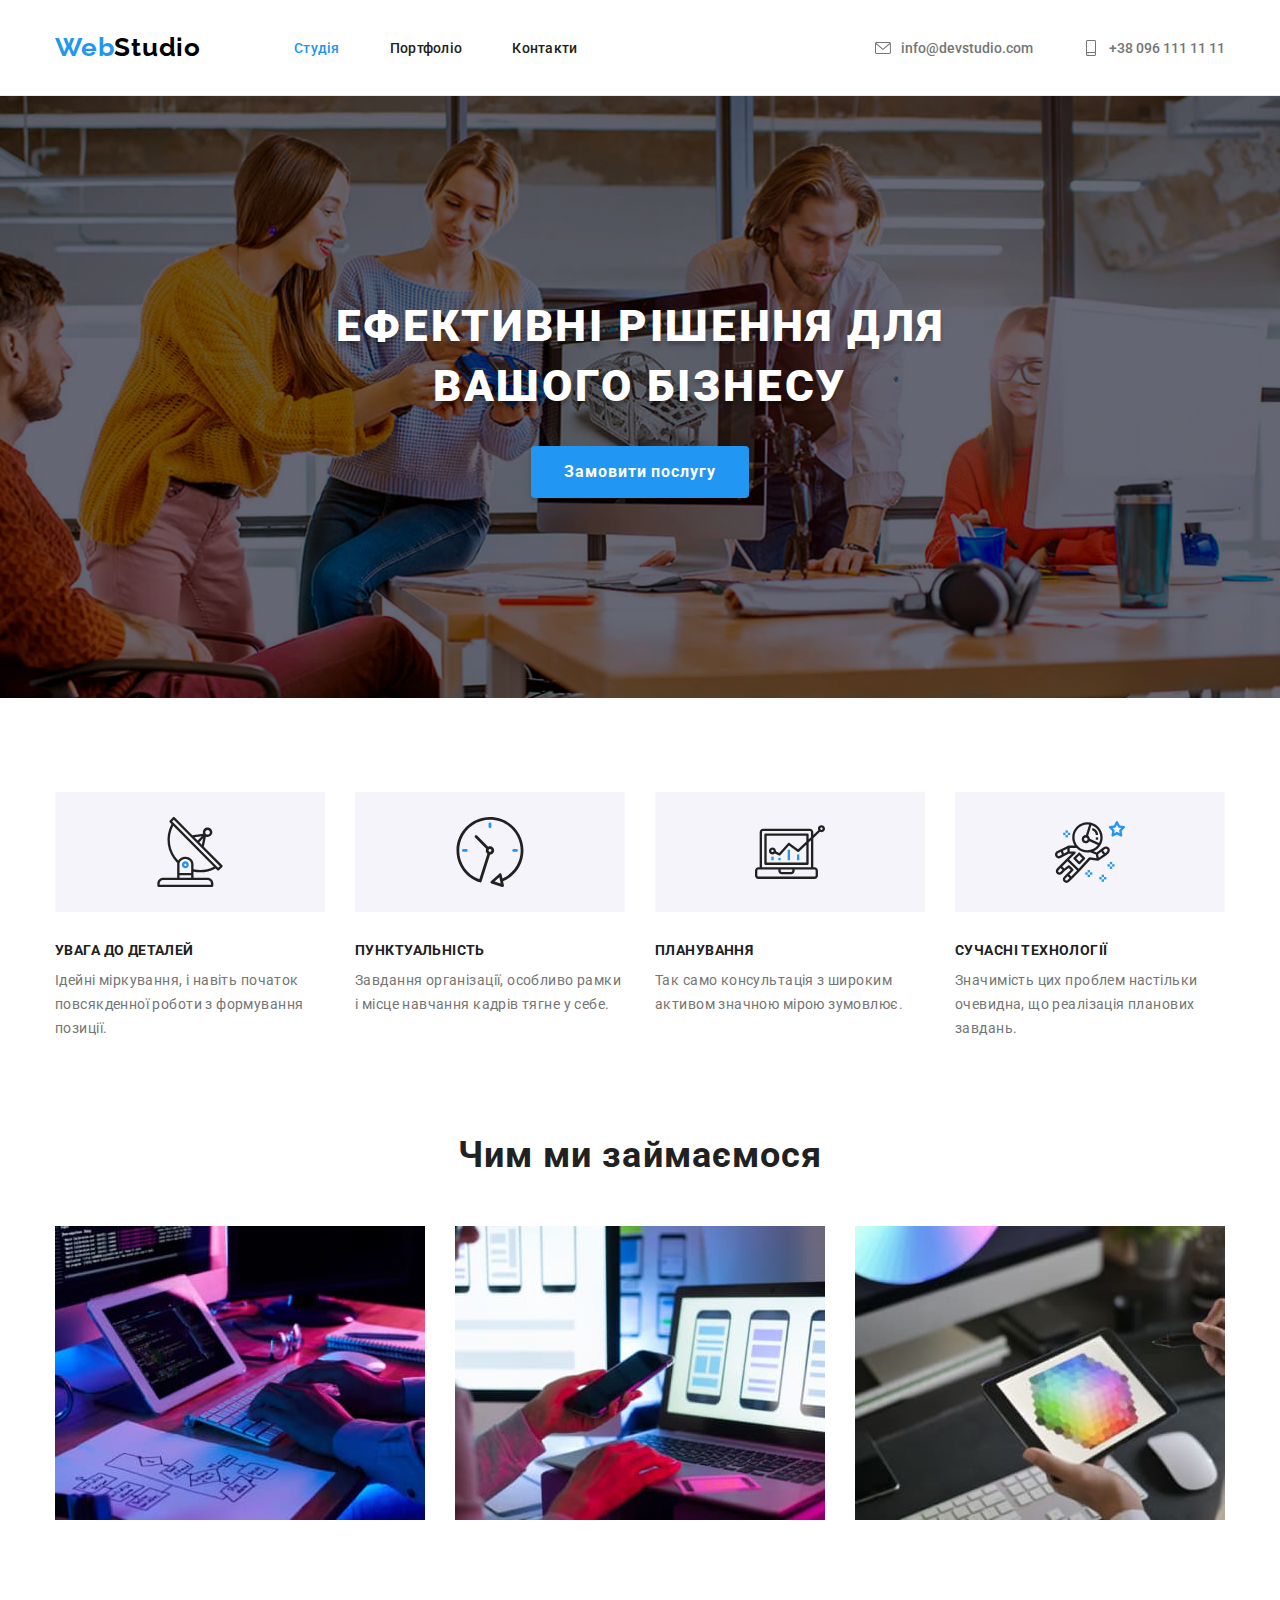
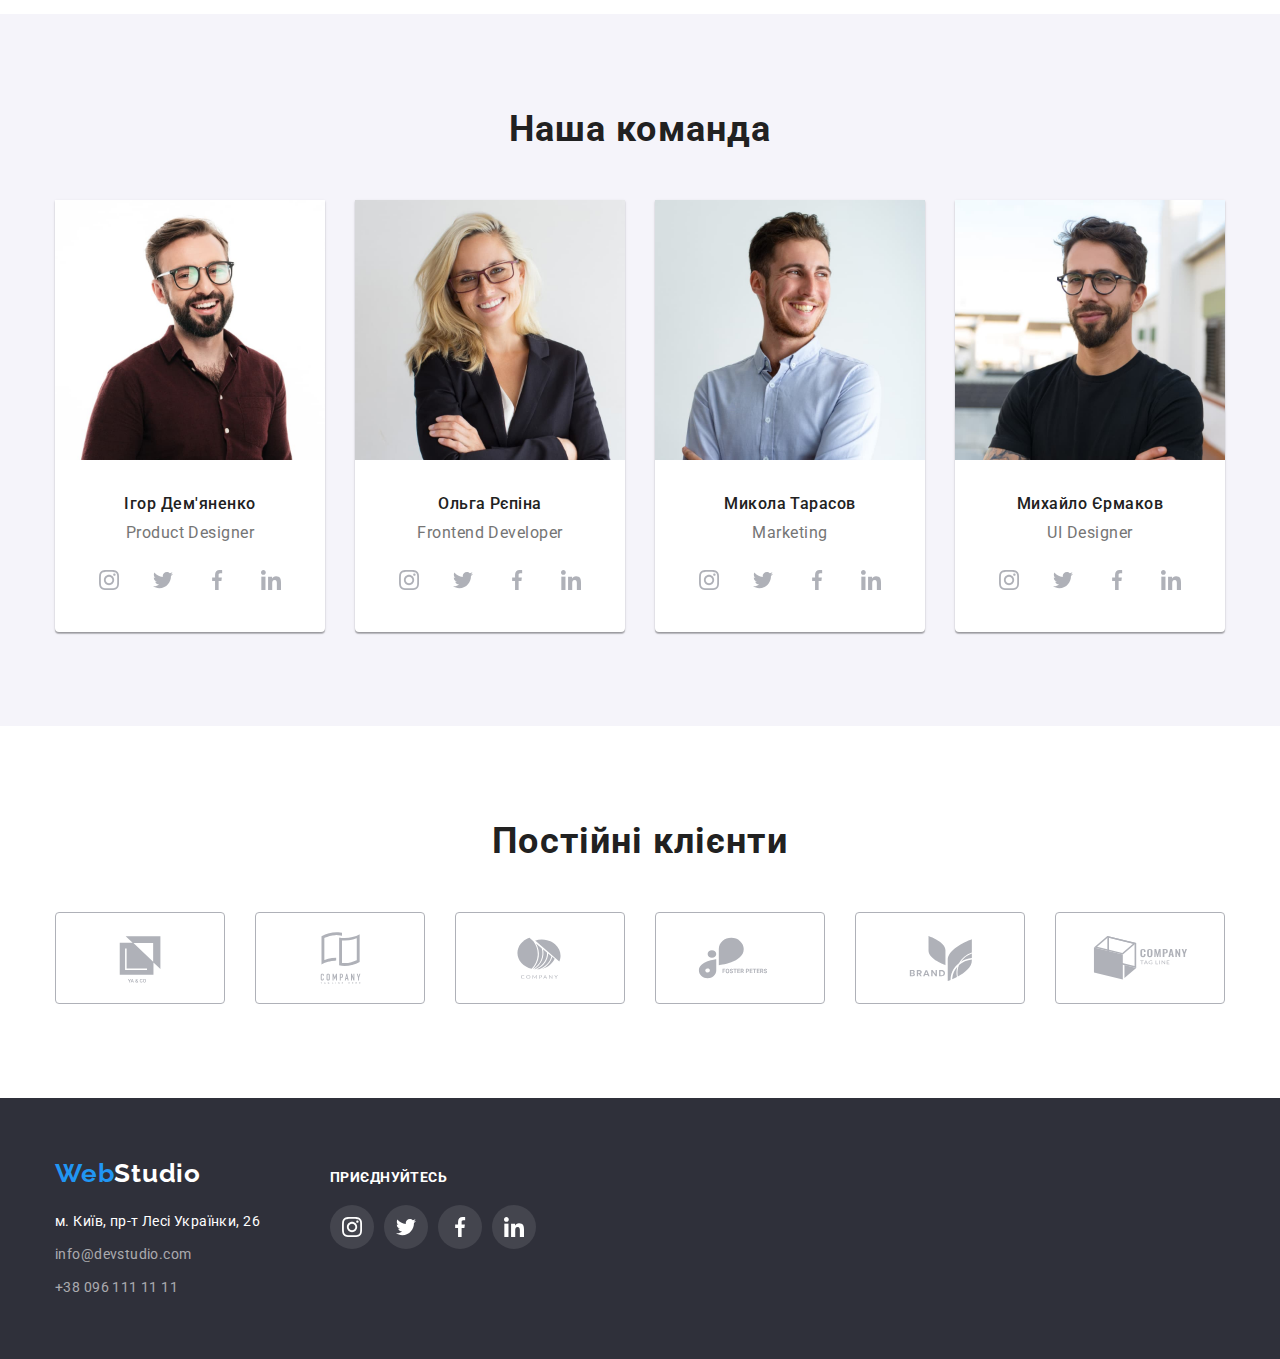
<file: index.html>
<!DOCTYPE html>
<html lang="uk">

<head>
    <meta charset="UTF-8">
    <meta http-equiv="X-UA-Compatible" content="IE=edge">
    <meta name="viewport" content="width=device-width, initial-scale=1.0">
    <title>index.html</title>
    <link rel="preconnect" href="https://fonts.googleapis.com">
    <link rel="preconnect" href="https://fonts.gstatic.com" crossorigin>
    <link
        href="https://fonts.googleapis.com/css2?family=Raleway:wght@700&family=Roboto:wght@400;500;700;900&display=swap"
        rel="stylesheet">
    <link rel="stylesheet"
        href="https://cdnjs.cloudflare.com/ajax/libs/modern-normalize/1.1.0/modern-normalize.min.css">
    <link rel="stylesheet" href="./css/styles.css">
</head>

<body>
    <header class="page-header">
        <div class="container">
            <nav class="header-nav">
                <a href="/" class="logo link"><span class="logo-web">Web</span><span
                        class="logo-studio">Studio</span></a>

                <ul class="site-nav">
                    <li class="nav-item"><a href="./index.html" class="link current">Студія</a></li>
                    <li class="nav-item"><a href="./portfolio.html" class="link">Портфоліо</a></li>
                    <li class="nav-item"><a href="/" class="link">Контакти</a></li>
                </ul>
            </nav>
            <ul class="contacts-nav">
                <li class="nav-item">
                    <a href="mailto:info@devstudio.com" class="header-link link">
                        <svg class="icons-header">
                            <use href="./css/images/icons.svg#icon-envelope"></use>
                        </svg>
                        info@devstudio.com</a>
                    </li>
                <li class="nav-item"><a href="tel:+380961111111" class="header-link link">
                    <svg class="icons-header">
                        <use href="./css/images/icons.svg#icon-smartphone"></use>
                    </svg>
                    +38 096 111 11 11</a>
                </li>
            </ul>
        </div>

    </header>

    <main>
        
            <section class="main-section">
            <div class="container">
                <h1 class="title">Ефективні рішення для <br /> вашого бізнесу</h1>
                <button type="button" class="button-order">Замовити послугу</button>
            </div>
        </section>
      
<div class="section">
        <section class="benefits-section">
            <div class="container">
                <!--<h2>наші якості</h2>-->
                <ul class="benefits">
                    <li class="benefits-class icon-antenna">
                        <h3 class="benefits-title">УВАГА ДО ДЕТАЛЕЙ</h3>
                        <p class="benefits-items">Ідейні міркування, і навіть початок повсякденної роботи з формування
                            позиції.</p>
                    </li>
                    <li class="benefits-class icon-clock">
                        <h3 class="benefits-title">ПУНКТУАЛЬНІСТЬ</h3>
                        <p class="benefits-items">Завдання організації, особливо рамки і місце навчання кадрів тягне у
                            себе.</p>
                    </li>
                    <li class="benefits-class icon-diagram">
                        <h3 class="benefits-title">ПЛАНУВАННЯ</h3>
                        <p class="benefits-items">Так само консультація з широким активом значною мірою зумовлює.</p>
                    </li>
                    <li class="benefits-class icon-astronaut">
                        <h3 class="benefits-title">СУЧАСНІ ТЕХНОЛОГІЇ</h3>
                        <p class="benefits-items">Значимість цих проблем настільки очевидна, що реалізація планових
                            завдань.</p>
                    </li>

                </ul>
            </div>
        </section>
</div>

<div class="section-top">
        <section>
            <div class="container">
                <h2 class="activity-list">Чим ми займаємося</h2>
                <ul class="activity-item">
                    <li class="activity-list-item">
                        <img class="activity-img" src="./images/code-development.jpg" alt="Розробка коду" width="370"
                            height="294">
                    </li>
                    <li class="activity-list-item">
                        <img class="activity-img" src="./images/structuring.jpg" alt="Структуризація" width="370"
                            height="294">
                    </li>
                    <li class="activity-list-item">
                        <img class="activity-img" src="./images/detailing.jpg" alt="Деталізація" width="370"
                            height="294">
                    </li>
                </ul>
            </div>
        </section>
</div>


        <section class="team-section">
            <div class="section">
            <div class="container">
                <h2 class="team-list-title">Наша команда</h2>
                
            <ul class="team-list">
                <li class="team-img">
                        <img src="./images/ihor.jpg" alt="Ігор Дем'яненко" width="270">
                        <h3 class="team-title">Ігор Дем'яненко</h3>
                        <p class="team-item">Product Designer</p>
                       
            <ul class="social-media">
                <li class="social-items">
                    <a href="" class="media-links">
                        <svg class="social-icon" width="20" height="20">
                            <use href="./css/images/icons.svg#icon-instagram"></use>
                        </svg>
                    </a>
                </li>
                <li class="social-items">
                    <a href="" class="media-links">
                        <svg class="social-icon" width="20" height="20">
                            <use href="./css/images/icons.svg#icon-twitter"></use>
                        </svg>
                    </a>
                </li>
                <li class="social-items">
                    <a href="" class="media-links">
                        <svg class="social-icon" width="20" height="20">
                            <use href="./css/images/icons.svg#icon-facebook"></use>
                        </svg>
                    </a>
                </li>
                <li class="social-items">
                    <a href="" class="media-links">
                        <svg class="social-icon" width="20" height="20">
                            <use href="./css/images/icons.svg#icon-linkedin"></use>
                        </svg>
                    </a>
                </li>
            </ul>
                </li>
                
                    <li class="team-img">
                        <img src="./images/olha.jpg" alt="Ольга Рєпіна" width="270">
                        <h3 class="team-title">Ольга Рєпіна</h3>
                        <p class="team-item">Frontend Developer</p>
                    <ul class="social-media">
                        <li class="social-items">
                            <a href="" class="media-links">
                                <svg class="social-icon" width="20" height="20">
                                    <use href="./css/images/icons.svg#icon-instagram"></use>
                                </svg>
                            </a>
                        </li>
                        <li class="social-items">
                            <a href="" class="media-links">
                                <svg class="social-icon" width="20" height="20">
                                    <use href="./css/images/icons.svg#icon-twitter"></use>
                                </svg>
                            </a>
                        </li>
                        <li class="social-items">
                            <a href="" class="media-links">
                                <svg class="social-icon" width="20" height="20">
                                    <use href="./css/images/icons.svg#icon-facebook"></use>
                                </svg>
                            </a>
                        </li>
                        <li class="social-items">
                            <a href="" class="media-links">
                                <svg class="social-icon" width="20" height="20">
                                    <use href="./css/images/icons.svg#icon-linkedin"></use>
                                </svg>
                            </a>
                        </li>
                    </ul>
                    </li>

                    <li class="team-img">
                        <img src="./images/mikola.jpg" alt="Микола Тарасов" width="270">
                        <h3 class="team-title">Микола Тарасов</h3>
                        <p class="team-item">Marketing</p>
                    <ul class="social-media">
                        <li class="social-items">
                            <a href="" class="media-links">
                                <svg class="social-icon" width="20" height="20">
                                    <use href="./css/images/icons.svg#icon-instagram"></use>
                                </svg>
                            </a>
                        </li>
                        <li class="social-items">
                            <a href="" class="media-links">
                                <svg class="social-icon" width="20" height="20">
                                    <use href="./css/images/icons.svg#icon-twitter"></use>
                                </svg>
                            </a>
                        </li>
                        <li class="social-items">
                            <a href="" class="media-links">
                                <svg class="social-icon" width="20" height="20">
                                    <use href="./css/images/icons.svg#icon-facebook"></use>
                                </svg>
                            </a>
                        </li>
                        <li class="social-items">
                            <a href="" class="media-links">
                                <svg class="social-icon" width="20" height="20">
                                    <use href="./css/images/icons.svg#icon-linkedin"></use>
                                </svg>
                            </a>
                        </li>
                    </ul>
                    </li>
                    
                    <li class="team-img">
                        <img src="./images/mihailo.jpg" alt="Михайло Єрмаков" width="270">
                        <h3 class="team-title">Михайло Єрмаков</h3>
                        <p class="team-item">UI Designer</p>
                    <ul class="social-media">
                        <li class="social-items">
                            <a href="" class="media-links">
                                <svg class="social-icon" width="20" height="20">
                                    <use href="./css/images/icons.svg#icon-instagram"></use>
                                </svg>
                            </a>
                        </li>
                        <li class="social-items">
                            <a href="" class="media-links">
                                <svg class="social-icon" width="20" height="20">
                                    <use href="./css/images/icons.svg#icon-twitter"></use>
                                </svg>
                            </a>
                        </li>
                        <li class="social-items">
                            <a href="" class="media-links">
                                <svg class="social-icon" width="20" height="20">
                                    <use href="./css/images/icons.svg#icon-facebook"></use>
                                </svg>
                            </a>
                        </li>
                        <li class="social-items">
                            <a href="" class="media-links">
                                <svg class="social-icon" width="20" height="20">
                                    <use href="./css/images/icons.svg#icon-linkedin"></use>
                                </svg>
                            </a>
                        </li>
                    </ul>
                        </li>
                </ul>
            </div>
            </div>
        </section>

       <section class="customers">
            <div class="section">
            <div class="container">
                <h2 class="customers-title">Постійні клієнти</h2>
                <ul class="regular-customers">
                    <li class="list-company">
                    <a href="" class="company-link">
                        <svg class="company-icon" width="106" height="60">
                            <use href="./css/images/icons.svg#icon-logo1"></use>
                        </svg>
                    </a>
                    </li>
                    <li class="list-company">
                        <a href="" class="company-link">
                            <svg class="company-icon" width="106" height="60">
                                <use href="./css/images/icons.svg#icon-logo2"></use>
                            </svg>
                        </a>
                    </li>
                    <li class="list-company">
                        <a href="" class="company-link">
                            <svg class="company-icon" width="106" height="60">
                                <use href="./css/images/icons.svg#icon-logo3"></use>
                            </svg>
                        </a>
                    </li>
                    <li class="list-company">
                        <a href="" class="company-link">
                            <svg class="company-icon" width="106" height="60">
                                <use href="./css/images/icons.svg#icon-logo4"></use>
                            </svg>
                        </a>
                    </li>
                    <li class="list-company">
                        <a href="" class="company-link">
                            <svg class="company-icon" width="106" height="60">
                                <use href="./css/images/icons.svg#icon-logo5"></use>
                            </svg>
                        </a>
                    </li>
                    <li class="list-company">
                        <a href="" class="company-link">
                            <svg class="company-icon" width="106" height="60">
                                <use href="./css/images/icons.svg#icon-logo6"></use>
                            </svg>
                        </a>
                    </li>
                </ul>
            </div>
            </div>
       </section>
 
    </main>


    <footer class="page-footer">
<div class="container">

    <div class="wrapper">
    <a href="/" class="footer-logo link"><span class="footer-logo-web">Web</span><span
            class="footer-logo-studio">Studio</span></a>

    <address>
        <ul class="footer-contacts">
            <li class="footer-contacts-item">
                <a href="https://goo.gl/maps/Ro1qzMZneMqqPXUc6" class="adress link" target="_blank"
                    rel="noreferrer noopener">м. Київ, пр-т Лесі Українки, 26</a>
            </li>
            <li class="footer-contacts-item">
                <a href="mailto:info@devstudio.com" class="email link">info@devstudio.com</a>
            </li>
            <li class="footer-contacts-item">
                <a href="tel:+380961111111" class="tel link">+38 096 111 11 11</a>
            </li>
        </ul>
    </address>
</div>
<div class="follow">
    
        <h3 class="social-title">Приєднуйтесь</h3>
        <ul class="footer-links">
            <li class="social-list-footer">
                <a href="" class="social-link">
                    <svg class="social-icon-footer" width="20" height="20">
                        <use href="./css/images/icons.svg#icon-instagram"></use>
                    </svg>
                </a>
            </li>
            <li class="social-list-footer">
                <a href="" class="social-link">
                    <svg class="social-icon-footer" width="20" height="20">
                        <use href="./css/images/icons.svg#icon-twitter"></use>
                    </svg>
                </a>
            </li>
            <li class="social-list-footer">
                <a href="" class="social-link">
                    <svg class="social-icon-footer" width="20" height="20">
                        <use href="./css/images/icons.svg#icon-facebook"></use>
                    </svg>
                </a>
            </li>
            <li class="social-list-footer">
                <a href="" class="social-link">
                    <svg class="social-icon-footer" width="20" height="20">
                        <use href="./css/images/icons.svg#icon-linkedin"></use>
                    </svg>
                </a>
            </li>

        </ul>

    
</div>
        </div>
              

    </footer>

</body>

</html>
</file>
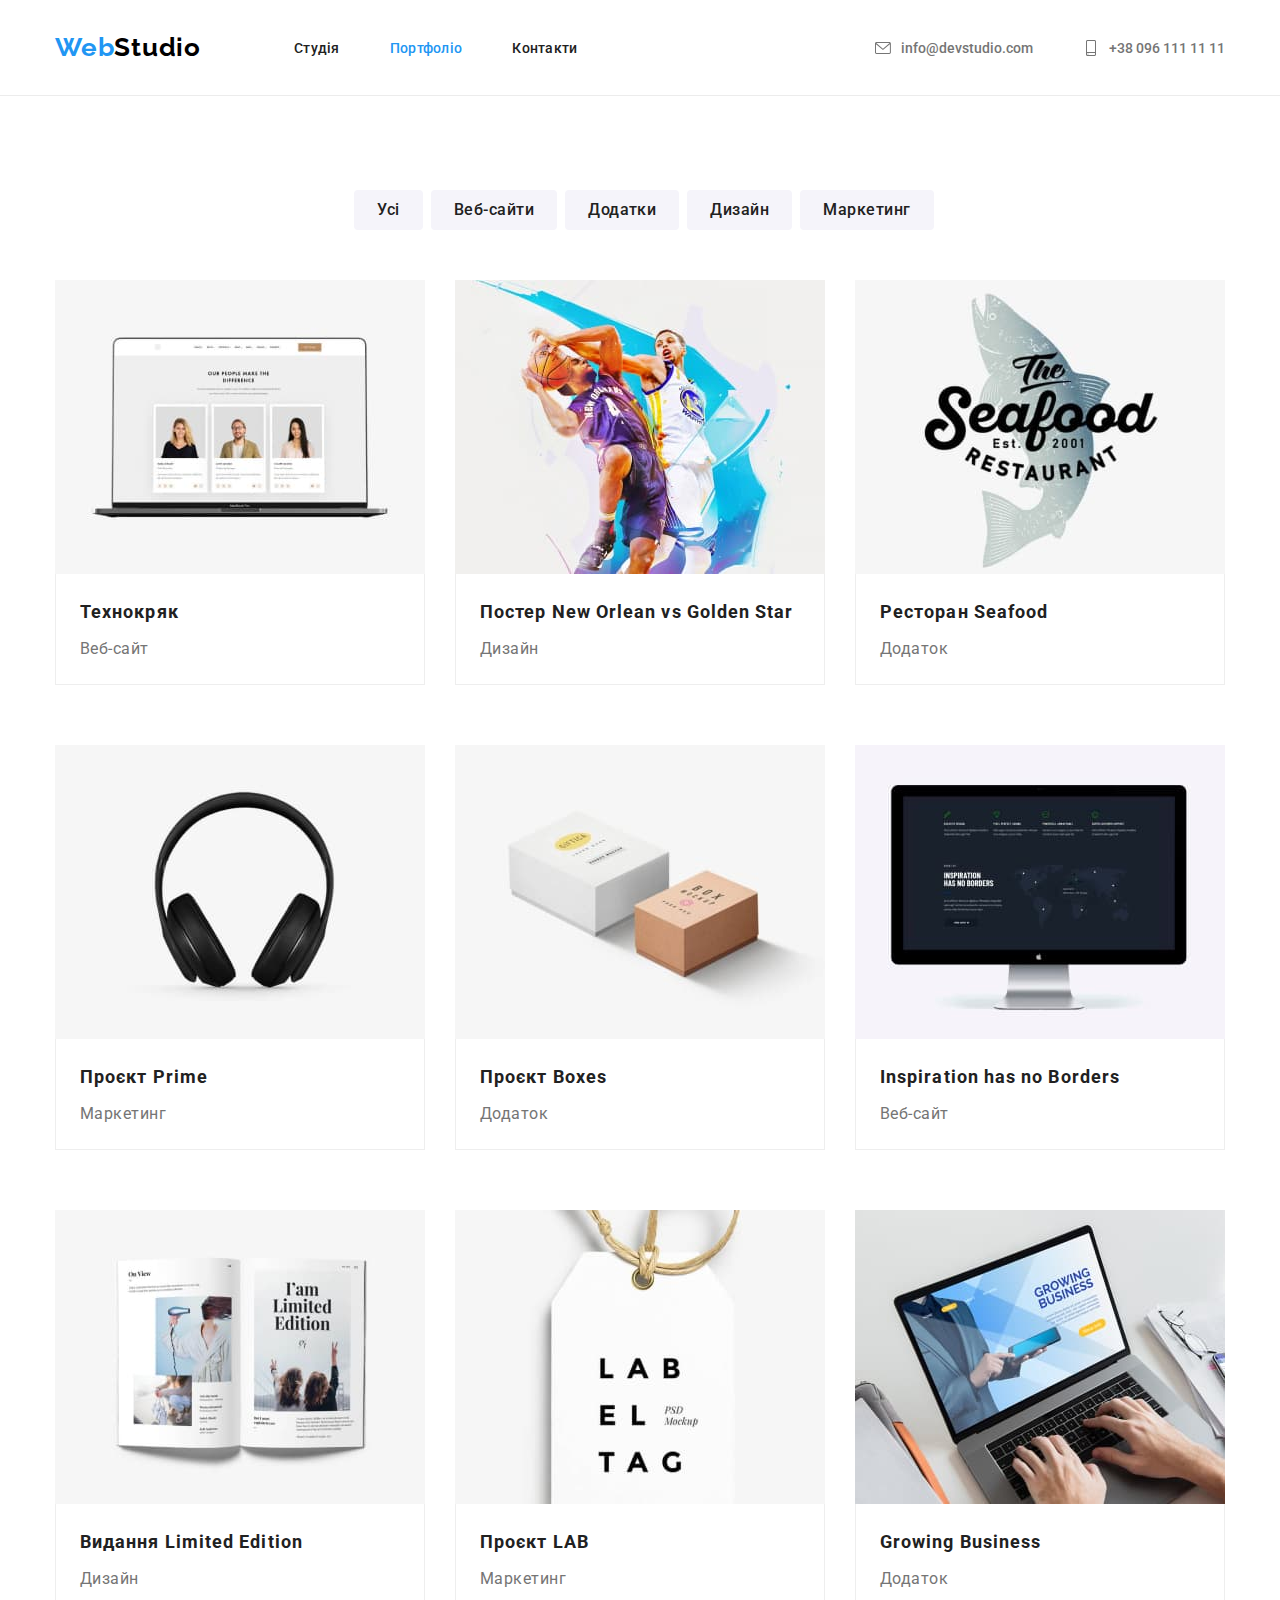
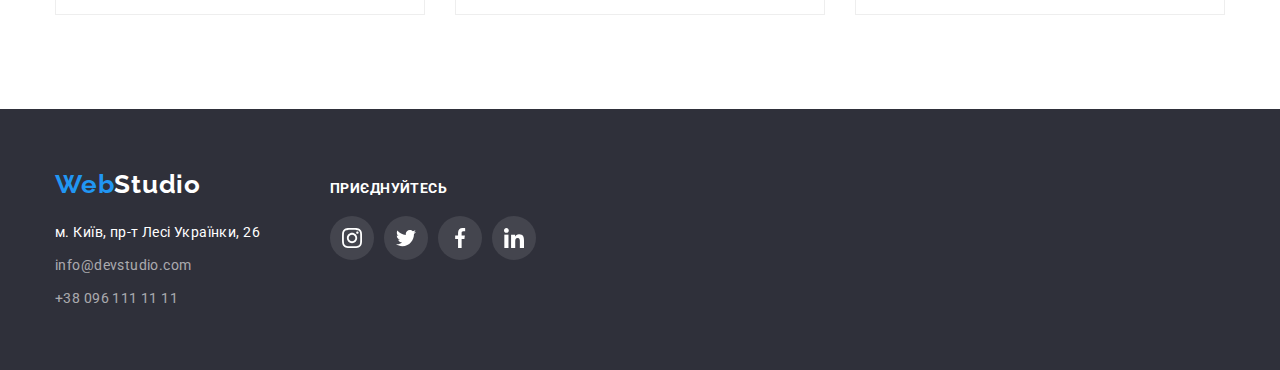
<file: portfolio.html>
<!DOCTYPE html>
<html lang="uk">

<head>
    <meta charset="UTF-8">
    <meta http-equiv="X-UA-Compatible" content="IE=edge">
    <meta name="viewport" content="width=device-width, initial-scale=1.0">
    <title>Portfolio</title>
    <link rel="preconnect" href="https://fonts.googleapis.com">
    <link rel="preconnect" href="https://fonts.gstatic.com" crossorigin>
    <link
        href="https://fonts.googleapis.com/css2?family=Raleway:wght@700&family=Roboto:wght@400;500;700;900&display=swap"
        rel="stylesheet">
    <link rel="stylesheet"
        href="https://cdnjs.cloudflare.com/ajax/libs/modern-normalize/1.1.0/modern-normalize.min.css">
    <link rel="stylesheet" href="./css/styles.css">

</head>

<body>
    <header class="page-header">
        <div class="container">
            <nav class="header-nav">
                <a href="/" class="logo link"><span class="logo-web">Web</span><span
                        class="logo-studio">Studio</span></a>

                <ul class="site-nav">
                    <li class="nav-item"><a href="./index.html" class="link">Студія</a></li>
                    <li class="nav-item"><a href="./portfolio.html" class="link current">Портфоліо</a></li>
                    <li class="nav-item"><a href="/" class="link">Контакти</a></li>
                </ul>
            </nav>
            <ul class="contacts-nav">
                <li class="nav-item">
                    <a href="mailto:info@devstudio.com" class="header-link link">
                        <svg class="icons-header">
                            <use href="./css/images/icons.svg#icon-envelope"></use>
                        </svg>
                        info@devstudio.com</a>
                </li>
                <li class="nav-item"><a href="tel:+380961111111" class="header-link link">
                        <svg class="icons-header">
                            <use href="./css/images/icons.svg#icon-smartphone"></use>
                        </svg>
                        +38 096 111 11 11</a>
                </li>
            </ul>
        </div>

    </header>
    <main>
        <div class="section">
        <section>
            <div class="container">
                <ul class="filter-button">
                    <li class="filter-button-items"><button type="button" class="button-items">Усі</button></li>
                    <li class="filter-button-items"><button type="button" class="button-items">Веб-сайти</button></li>
                    <li class="filter-button-items"><button type="button" class="button-items">Додатки</button></li>
                    <li class="filter-button-items"><button type="button" class="button-items">Дизайн</button></li>
                    <li class="filter-button-items"><button type="button" class="button-items">Маркетинг</button></li>
                </ul>
                <!--<h1>Список наших робіт</h1>-->
                <ul class="work-list">
                    <li class="work-list-item">
                        <img class="work-img" src="./css/images/laptop.jpg" alt="Технокряк" width="370" height="294">
                        <div class="text-border">
                            <h2 class="work-title">Технокряк</h2>
                            <p class="work-items">Веб-сайт</p>
                        </div>

                    </li>
                    <li class="work-list-item">
                        <img class="work-img" src="./css/images/poster.jpg" alt="Постер команди" width="370"
                            height="294">
                        <div class="text-border">
                            <h2 class="work-title">Постер New Orlean vs Golden Star</h2>
                            <p class="work-items">Дизайн</p>
                        </div>
                    </li>
                    <li class="work-list-item">
                        <img class="work-img" src="./css/images/restaurant-emblem.jpg"
                            alt="Емблема ресторану морепродуктів" width="370" height="294">
                        <div class="text-border">
                            <h2 class="work-title">Ресторан Seafood</h2>
                            <p class="work-items">Додаток</p>
                        </div>
                    </li>
                    <li class="work-list-item">
                        <img class="work-img" src="./css/images/headphone.jpg" alt="Зображення навушників" width="370"
                            height="294">
                        <div class="text-border">
                            <h2 class="work-title">Проєкт Prime</h2>
                            <p class="work-items">Маркетинг</p>
                        </div>
                    </li>
                    <li class="work-list-item">
                        <img class="work-img" src="./css/images/boxes.jpg" alt="Коробки" width="370" height="294">
                        <div class="text-border">
                            <h2 class="work-title">Проєкт Boxes</h2>
                            <p class="work-items">Додаток</p>
                        </div>
                    </li>
                    <li class="work-list-item">
                        <img class="work-img" src="./css/images/computer.jpg" alt="Зображення комп'ютера" width="370"
                            height="294">
                        <div class="text-border">
                            <h2 class="work-title">Inspiration has no Borders</h2>
                            <p class="work-items">Веб-сайт</p>
                        </div>
                    </li>
                    <li class="work-list-item">
                        <img class="work-img" src="./css/images/magazine.jpg" alt="Журнал" width="370" height="294">
                        <div class="text-border">
                            <h2 class="work-title">Видання Limited Edition</h2>
                            <p class="work-items">Дизайн</p>
                        </div>
                    </li>
                    <li class="work-list-item">
                        <img class="work-img" src="./css/images/label.jpg" alt="Лейбл" width="370" height="294">
                        <div class="text-border">
                            <h2 class="work-title">Проєкт LAB</h2>
                            <p class="work-items">Маркетинг</p>
                        </div>
                    </li>
                    <li class="work-list-item">
                        <img class="work-img" src="./css/images/texting-computer.jpg" alt="Друкування на комп'ютері"
                            width="370" height="294">
                        <div class="text-border">
                            <h2 class="work-title">Growing Business</h2>
                            <p class="work-items">Додаток</p>
                        </div>
                    </li>

                </ul>
            </div>
        </section>
        </div>

    </main>

    <footer class="page-footer">
        <div class="container">
    
            <div class="wrapper">
                <a href="/" class="footer-logo link"><span class="footer-logo-web">Web</span><span
                        class="footer-logo-studio">Studio</span></a>
    
                <address>
                    <ul class="footer-contacts">
                        <li class="footer-contacts-item">
                            <a href="https://goo.gl/maps/Ro1qzMZneMqqPXUc6" class="adress link" target="_blank"
                                rel="noreferrer noopener">м. Київ, пр-т Лесі Українки, 26</a>
                        </li>
                        <li class="footer-contacts-item">
                            <a href="mailto:info@devstudio.com" class="email link">info@devstudio.com</a>
                        </li>
                        <li class="footer-contacts-item">
                            <a href="tel:+380961111111" class="tel link">+38 096 111 11 11</a>
                        </li>
                    </ul>
                </address>
            </div>
            <div class="follow">
    
                <h3 class="social-title">Приєднуйтесь</h3>
                <ul class="footer-links">
                    <li class="social-list-footer">
                        <a href="" class="social-link">
                            <svg class="social-icon-footer" width="20" height="20">
                                <use href="./css/images/icons.svg#icon-instagram"></use>
                            </svg>
                        </a>
                    </li>
                    <li class="social-list-footer">
                        <a href="" class="social-link">
                            <svg class="social-icon-footer" width="20" height="20">
                                <use href="./css/images/icons.svg#icon-twitter"></use>
                            </svg>
                        </a>
                    </li>
                    <li class="social-list-footer">
                        <a href="" class="social-link">
                            <svg class="social-icon-footer" width="20" height="20">
                                <use href="./css/images/icons.svg#icon-facebook"></use>
                            </svg>
                        </a>
                    </li>
                    <li class="social-list-footer">
                        <a href="" class="social-link">
                            <svg class="social-icon-footer" width="20" height="20">
                                <use href="./css/images/icons.svg#icon-linkedin"></use>
                            </svg>
                        </a>
                    </li>
    
                </ul>
    
    
            </div>
        </div>
    
    </footer>

</body>

</html>
</file>
<file: css/styles.css>
/*Основний колір #212121 */
/*Вторинний колір #757575 */
/*Акцентний колір #2196F3 */

/*General styles*/

:root {
    --primery-text-color: #212121;
    --secondary-text-color: #757575;
    --logo-color: #000000;
    --accent-text-color: #2196F3;
    --section-text-color: #FFFFFF;
    --footer-secondary-text-color: rgba(255, 255, 255, 0.6);
    --bcg-primery-color: #FFFFFF;
    --bcg-secondary-color: #F5F4FA;
    --bcg-section-color: #2F303A;
    --bcg-accent-color: #2196F3;
    --bcg-button-hover-color: #188CE8;
    --border-color: #EEEEEE;
    --border-second-color: #ECECEC;
    --icons-color: #AFB1B8;

}

html {
    box-sizing: border-box;
}
h1,
h2,
h3,
h4,
h5,
h6,
p,
a {
    margin: 0;
    padding: 0;
}

*,
*::before,
*::after {
    box-sizing: inherit;
}

body {
    margin: 0;
    font-family: 'Roboto', sans-serif;
    background-color: var(--bcg-primery-color);
    color: var(--primery-text-color);

}

.container {
    margin-left: auto;
    margin-right: auto;
    width: 1200px;
    padding-left: 15px;
    padding-right: 15px;
}

.link {
    text-decoration: none;
}

ul {
    list-style: none;
    padding: 0;
    margin: 0;
}
.section {
padding-bottom: 94px;
padding-top: 94px;

}
.section-top {
    padding-bottom: 94px;
    padding-top: 0;
}

/*Header styles portfolio*/
.logo {
    font-family: 'Raleway';
    font-weight: 700;
    font-size: 26px;
    line-height: calc(31/26);
    letter-spacing: 0.03em;
    color: var(--logo-color);

    margin-right: 93px;
}

.header-nav {
    display: flex;
    align-items: center;
}

.page-header {
    border-bottom: 1px solid var(--border-second-color);

}

.logo-web {
    color: var(--accent-text-color);
}

.logo-studio {
    color: var(--logo-color);
}

.page-header .container {
    display: flex;
    padding-top: 32px;
    padding-bottom: 32px;
}

.site-nav {
    display: flex;
}

.site-nav .nav-item+.nav-item {
    margin-left: 50px;
}

.site-nav a {
    display: block;

    font-weight: 500;
    font-size: 14px;
    line-height: calc(16/14);
    letter-spacing: 0.02em;
    color: var(--primery-text-color);
}

.site-nav .link:hover,
.site-nav .link:focus {
    color: var(--accent-text-color);
}

.site-nav .link.current {
    color: var(--accent-text-color)
}

.contacts-nav {
    display: flex;
    margin-left: auto;
    align-items: center;
}

.contacts-nav .nav-item+.nav-item {
    margin-left: 50px;
}

.contacts-nav a {
    font-weight: 500;
    font-size: 14px;
    line-height: calc(16/14);
    color: var(--secondary-text-color);
}

.contacts-nav .link:hover,
.contacts-nav .link:focus {
    color: var(--accent-text-color);
   
}
.icons-header {
    fill: currentColor;
    margin-right: 10px;
    width: 16px;
    height: 16px;
}
.header-link {
    display: flex;
    justify-content: center;
   
}

.button-items {
    display: inline-block;
    border-radius: 4px;
    border: 1px solid transparent;
    padding: 6px 22px;
    margin-left: 8px;

    text-align: center;

    font-family: inherit;
    font-weight: 500;
    font-size: 16px;
    line-height: calc(26/16);
    letter-spacing: 0.03em;
    color: var(--primery-text-color);
    background-color: var(--bcg-secondary-color);
    cursor: pointer;
}

.button-items:hover,
.button-items:focus {
    background-color: var(--bcg-accent-color);
    color: var(--bcg-primery-color);
    box-shadow: 0px 3px 1px rgba(0, 0, 0, 0.1), 0px 1px 2px rgba(0, 0, 0, 0.08), 0px 2px 2px rgba(0, 0, 0, 0.12);
}

.filter-button {
    margin-bottom: 50px;
    display: flex;
    justify-content: center;
}

.work-list {
    display: flex;
    flex-wrap: wrap;
    gap: 30px;
}

.work-list-item {
    flex-basis: calc((100% - 60px) / 3);
    margin-bottom: 30px;
}
.work-list-item:hover,
.work-list-item:focus {

    box-shadow: 0px 1px 1px rgba(0, 0, 0, 0.12), 0px 4px 4px rgba(0, 0, 0, 0.06), 1px 4px 6px rgba(0, 0, 0, 0.16);
}


.text-border {
    padding-top: 20px;
    border-bottom: 1px solid var(--border-color);
    border-left: 1px solid var(--border-color);
    border-right: 1px solid var(--border-color);
}

.work-list li:nth-child(3n) {
    margin-right: 0;
}

.work-list-item:nth-last-child(-n + 3) {
    margin-bottom: 0;
}

.work-img {
    display: block;
    width: 100%;
    height: auto;
}

.work-title {
    margin-bottom: 4px;
    margin-right: 24px;
    margin-left: 24px;

    font-weight: 700;
    font-size: 18px;
    line-height: calc(36/18);
    letter-spacing: 0.06em;
    color: var(--primery-text-color)
}

.work-items {
    
    margin-bottom: 20px;
    margin-right: 24px;
    margin-left: 24px;

    font-weight: 400;
    font-size: 16px;
    line-height: calc(30/16);
    letter-spacing: 0.03em;
    color: var(--secondary-text-color);
}

/*Footer styles portfolio*/

footer {
    background-color: var(--bcg-section-color);
}

.footer-logo {
    font-family: 'Raleway';
    font-weight: 700;
    font-size: 26px;
    line-height: calc(31/26);
    letter-spacing: 0.03em;
    color: var(--logo-color);
}

.footer-logo-web {
    color: var(--accent-text-color);
}

.footer-logo-studio {
    color: var(--bcg-primery-color);
}

.page-footer .container {
   
    padding-top: 60px;
}

.adress {
    font-style: normal;
    font-weight: 400;
    font-size: 14px;
    line-height: calc(24/14);
    letter-spacing: 0.03em;
    color: var(--bcg-primery-color);
}

.email {
    font-style: normal;
    font-weight: 400;
    font-size: 14px;
    line-height: calc(24/14);
    letter-spacing: 0.03em;
    color: var(--footer-secondary-text-color);
}

.tel {
    font-style: normal;
    font-weight: 400;
    font-size: 14px;
    line-height: calc(24/14);
    letter-spacing: 0.03em;
    color: var(--footer-secondary-text-color);
}

.footer-contacts {
   
    margin-top: 20px;
    padding-bottom: 60px;
    

}

.footer-contacts-item:not(:last-child) {
    margin-bottom: 9px;
}

.footer-contacts .link:hover,
.footer-contacts .link:focus {
    color: var(--accent-text-color);
}

 .page-footer .container {
    display: flex;
    align-items: baseline;
   
 }
.page-footer .wrapper {
    margin-right: 70px;
}

.footer-links {
    display: flex;
}
.social-list-footer {
    width: 44px;
    height: 44px;
    margin-right: 10px;
}
.social-list-footer:last-child {
    margin-right: 0;
}

.social-link {
    width: 100%;
    height: 100%;
    display: flex;
    align-items: center;
    justify-content: center;
    border-radius: 50%;
    background: rgba(255, 255, 255, 0.1);
    color: var(--bcg-primery-color);
  
}

.social-icon-footer {
  fill: currentColor; 
   
}
.social-link:hover,
.social-link:focus {
    background-color: var(--bcg-accent-color);
}

.social-title {
    font-family: 'Roboto';
    font-style: normal;
    font-weight: 700;
    font-size: 14px;
    line-height: calc(16/14);
    letter-spacing: 0.03em;
    text-transform: uppercase;
    color: var(--section-text-color);
    margin-bottom: 20px;
}


/*Studio*/

.title {
    margin-bottom: 30px;

    font-weight: 900;
    font-size: 44px;
    line-height: calc(60/44);
    letter-spacing: 0.06em;
    text-transform: uppercase;
    color: var(--section-text-color);
    text-shadow: 0px 4px 4px rgba(0, 0, 0, 0.25);
}

.main-section .container {
    
    text-align: center;
}

.main-section {
    padding-bottom: 200px;
    padding-top: 200px;
    max-width: 1600px;
    margin-left: auto;
    margin-right: auto;
    background-image: linear-gradient(to right,
    rgba(0, 0, 0, 0.25),
    rgba(0, 0, 0, 0.25)),
    url("../css/images/overlay-img.jpg");
    background-size: cover;
    background-repeat: no-repeat;
    background-position: center;
    background-color: var(--bcg-section-color);
}


.button-order {
    display: inline-block;
    border-radius: 4px;
    border: 1px solid transparent;
    padding: 10px 32px;
    box-shadow: 0px 4px 4px rgba(0, 0, 0, 0.15);

    min-width: 216px;
    text-align: center;

    font-family: inherit;
    font-weight: 700;
    font-size: 16px;
    line-height: calc(30/16);
    letter-spacing: 0.06em;
    color: var(--section-text-color);
    background-color: var(--bcg-accent-color);
    cursor: pointer;

}

.button-order:hover,
.button-order:focus {
    background-color: var(--bcg-button-hover-color);
}

.benefits {
    display: flex;
    flex-wrap: wrap;
    gap: 30px;
    
}

.benefits-class {
    flex-basis: calc((100% - 90px) / 4);
    

}
.benefits-class li:nth-child(4n) {
    margin-right: 0;
}
.benefits-class::before {
    content: "";
    display: block;
    height: 120px;
    
    background-position: center;
    background-repeat: no-repeat;
   
    background-color: var(--bcg-secondary-color);
    
}
.benefits-class.icon-antenna::before {
    background-image: url("../css/images/antenna.svg");
    margin-bottom: 30px;
    
}
.benefits-class.icon-clock::before {
    background-image: url("../css/images/clock.svg");
    margin-bottom: 30px;
}
.benefits-class.icon-diagram::before {
    background-image: url("../css/images/diagram.svg");
    margin-bottom: 30px;
}
.benefits-class.icon-astronaut::before {
    background-image: url("../css/images/astronaut.svg");
    margin-bottom: 30px;
}

.benefits-title {
   
    margin-bottom: 10px;
    font-weight: 700;
    font-size: 14px;
    line-height: calc(16/14);
    letter-spacing: 0.03em;
    text-transform: uppercase;
    color: var(--primery-text-color);
}

.benefits-items {
   
    font-weight: 400;
    font-size: 14px;
    line-height: calc(24/14);
    letter-spacing: 0.03em;
    color: var(--secondary-text-color);
}

.activity-list {
    font-weight: 700;
    font-size: 36px;
    line-height: calc(42/36);
    letter-spacing: 0.03em;
    text-align: center;
    color: var(--primery-text-color);

    margin-bottom: 50px;
}

.activity-img {
    display: block;
}

.activity-item {
    display: flex;
}

.activity-list-item:not(:last-child) {
    margin-right: 30px;
}

/* Наша команда */

.team-section {
    background-color: var(--bcg-secondary-color);
}

.team-list-title {
    font-weight: 700;
    font-size: 36px;
    line-height: 42px;
    text-align: center;
    letter-spacing: 0.03em;
    
    margin-bottom: 50px;
    
}

.team-list {
    display: flex;

}
.team-list li:nth-child(4n) {
    margin-right: 0;
}

.team-title {
    margin-bottom: 10px;
    margin-top: 30px;

    font-weight: 500;
    font-size: 16px;
    line-height: calc(19/16);
    letter-spacing: 0.03em;
    color: var(--primery-text-color);
    text-align: center;
}

.team-item {
    
    margin-bottom: 16px;
    font-weight: 400;
    font-size: 16px;
    line-height: calc(19/16);
    letter-spacing: 0.03em;
    color: var(--secondary-text-color);
    text-align: center;

}

.team-img {
    
    margin-right: 30px;
    background-color: var(--bcg-primery-color);
    box-shadow: 0px 1px 3px rgba(0, 0, 0, 0.12), 0px 1px 1px rgba(0, 0, 0, 0.14), 0px 2px 1px rgba(0, 0, 0, 0.2);
    border-radius: 0px 0px 4px 4px;

}

.social-media {
display: flex;
justify-content: center;
margin-bottom: 30px;

}

.social-items {
width: 44px;
height: 44px;

margin-right: 10px;
}

.team-list .social-items:last-child {
    margin-right: 0;
} 
.team-list .media-links {
    width: 100%;
    height: 100%;
    display: flex;
    justify-content: center;
    align-items: center;
    border-radius: 50%;
    color: var(--icons-color);
    
}

.team-list .media-links:hover,
.team-list .media-links:focus {
background-color: var(--bcg-accent-color);

}
.team-list .social-icon {
fill: currentColor;
}
.team-list .media-links:hover .social-icon,
.team-list .media-links:focus .social-icon {
    fill: var(--section-text-color);
}
/* Постійні клієнти */

.customers-title {
font-weight: 700;
font-size: 36px;
line-height: calc(42/36);
text-align: center;
letter-spacing: 0.03em;
color: var(--primery-text-color);
margin-bottom: 50px;

}
.regular-customers {
    display: flex;
}
.company-icon {
    fill: currentColor;
    
}
.company-link {
    border: 1px solid var(--icons-color);
    border-radius: 4px;
    padding: 16px 32px;
    
    display: block;
    width: 170px;
    height: 92px;
    color: var(--icons-color);
}
.list-company {
    margin-right: 30px;
}
.list-company:last-child {
    margin-right: 0;
}

.company-link:hover,
.company-link:focus {
border: 1px solid var(--bcg-accent-color);
color: var(--bcg-accent-color);
}
.company-link:hover .company-icon {
    fill: var(--bcg-accent-color);
    
}
</file>
